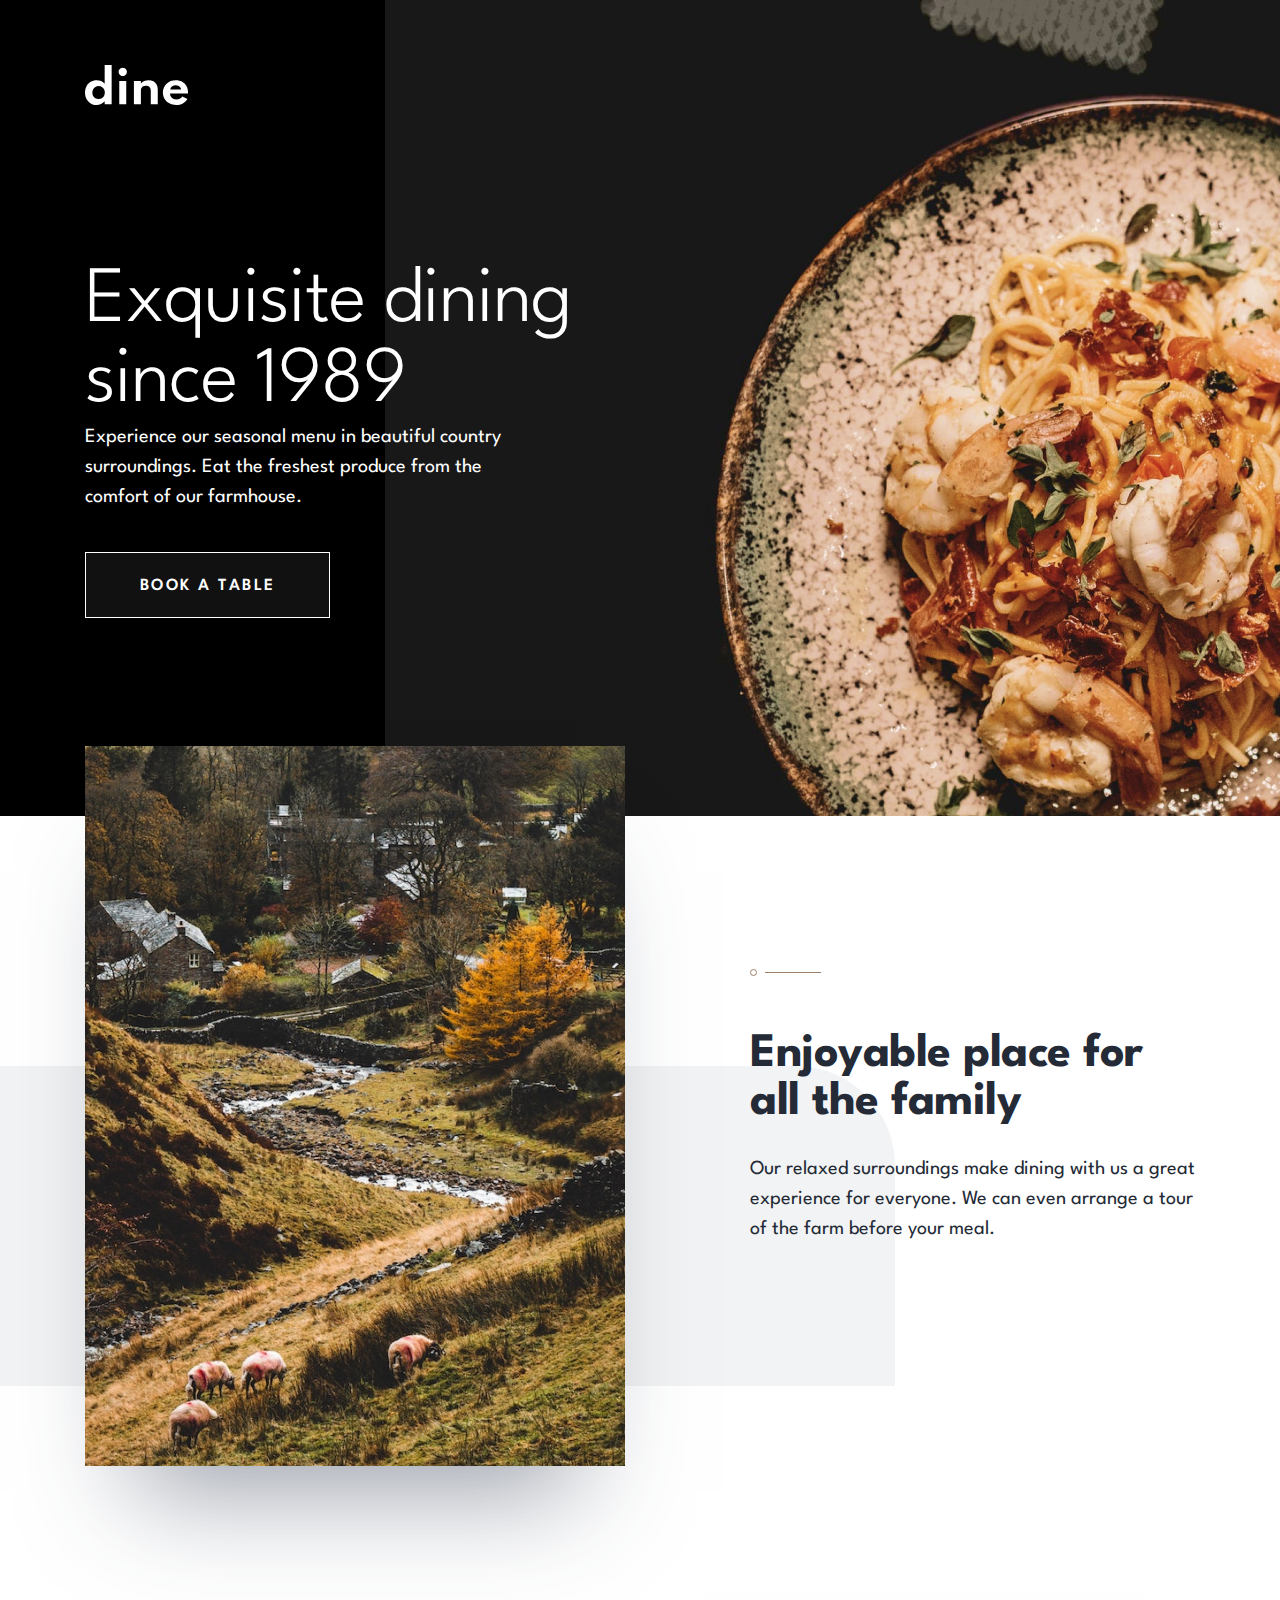
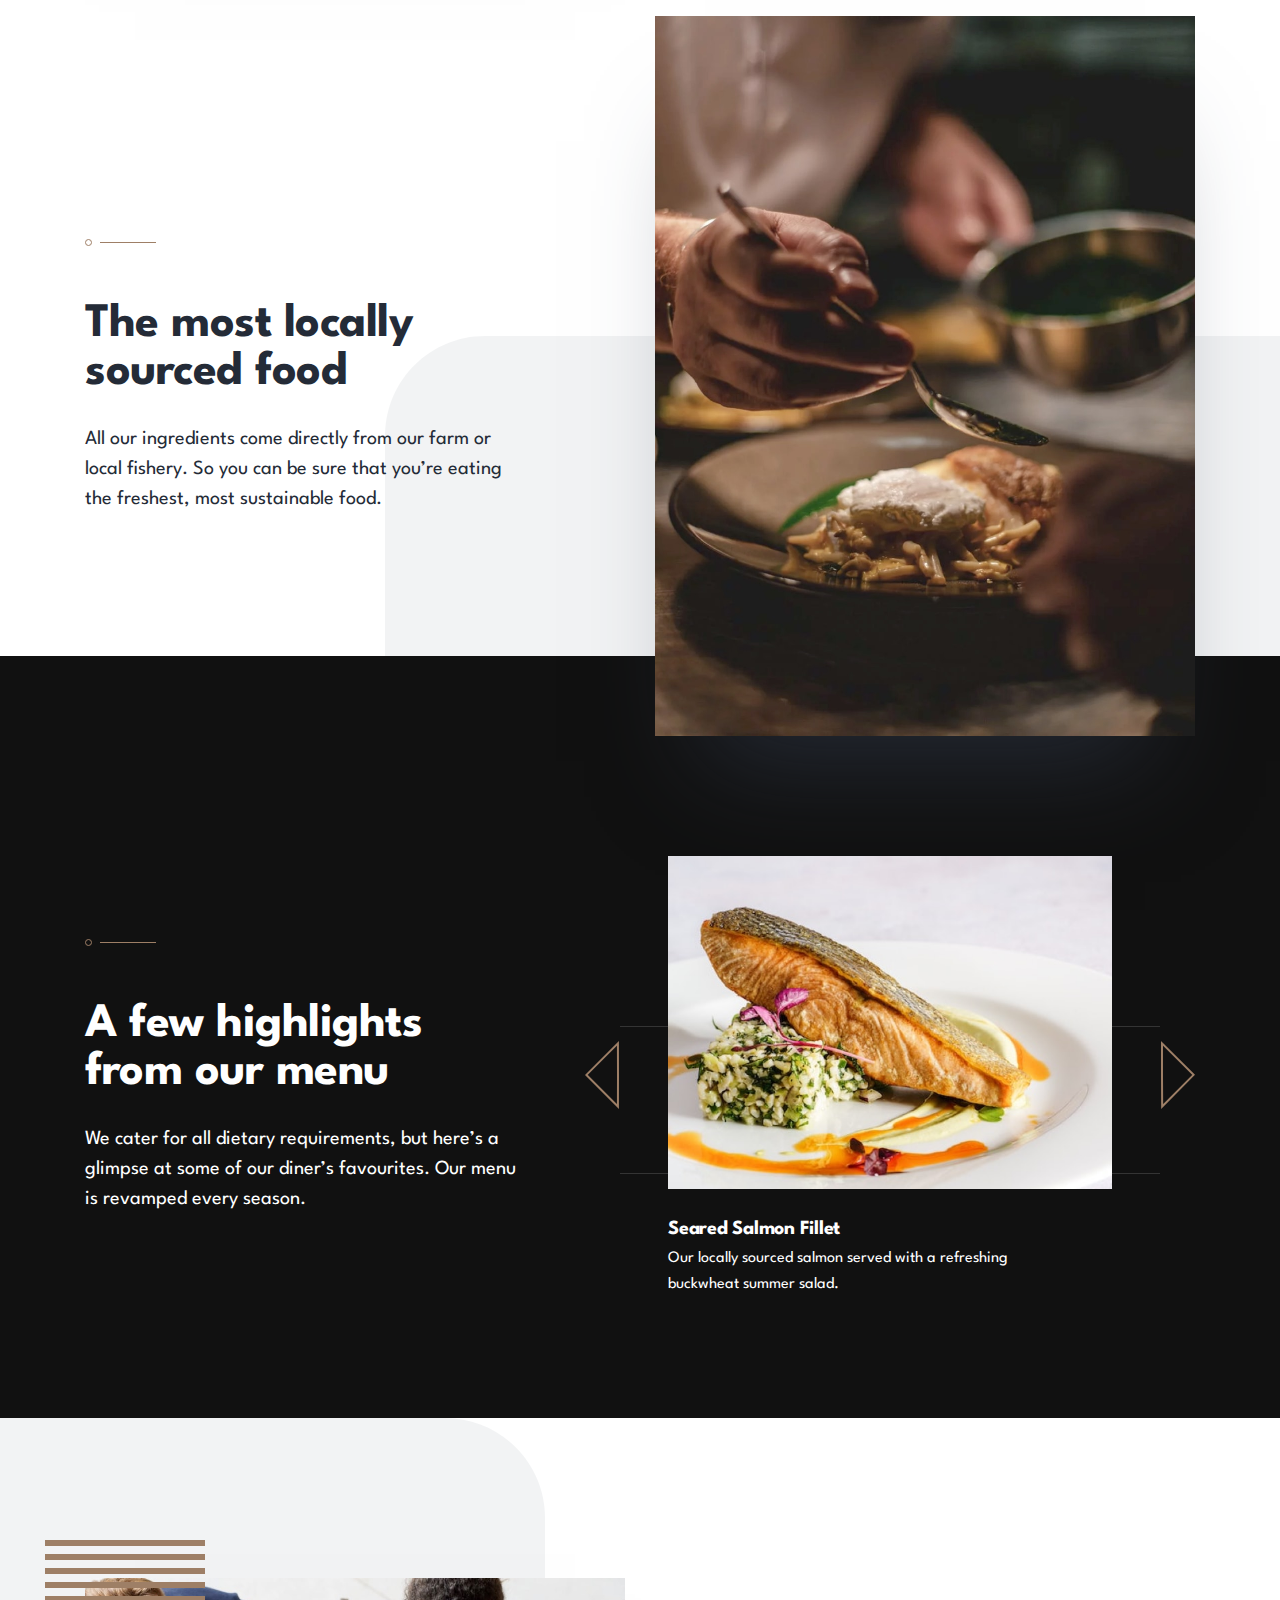
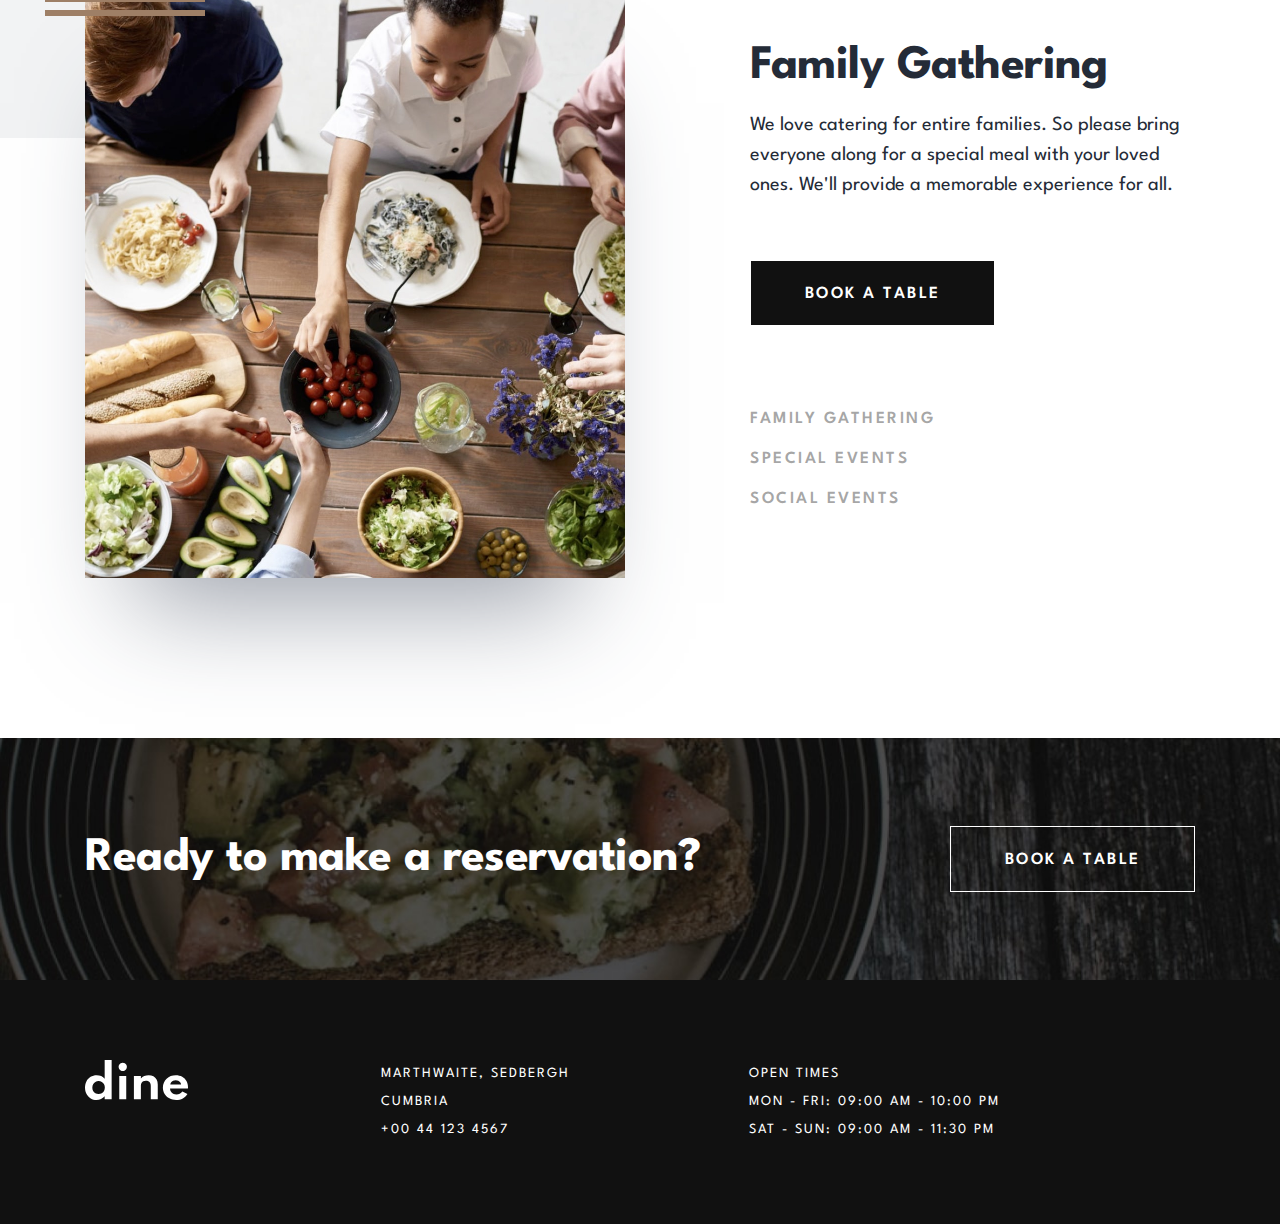
<file: index.html>
<!DOCTYPE html>
<html lang="en">
<head>
  <meta charset="UTF-8">
  <meta http-equiv="X-UA-Compatible" content="IE=edge">
  <meta name="viewport" content="width=device-width, initial-scale=1.0">
  <title>Dine Restaurant Website</title>
  <link rel="icon" href="./img/icons/icon.png">
  <link rel="stylesheet" href="./css/style.css">
</head>
<body>
  <header>
    <img src="./img/homepage/tablet-bg.png" alt="" id="tablet">
    <div class="header container">
      <a href="./index.html">
        <img src="./img/logo.svg" alt="dine logo">
      </a>
      <section >
        <div class="header__content">
          <div class="about">
            <h1>Exquisite dining <br> since 1989</h1>
            <p>Experience our seasonal menu in beautiful country surroundings. Eat the freshest produce from the comfort of our farmhouse.</p>
          </div>
          <button>
            <a href="./revervation.html">BOOK A TABLE</a>
          </button>
        </div>
        <div class="timer">
          <div class="days">
            <p>03</p>
            <span>days</span>
          </div>
          <div class="hourse">
            <p>13</p>
            <span>hourse</span>
          </div>
          <div class="minutes">
            <p>33</p>
            <span>minutes</span>
          </div>
          <div class="seconds">
            <p>23</p>
            <span>seconds</span>
          </div>
        </div>
      </section>
    </div>
  </header>
  <main>
    <section class="family__title">
      <div class="enjoyable container">
        <div class="enjoyable__img">
          <img src="./img/homepage/enjoyable-place-desktop@2x.jpg" alt="enjoyable place img">
        </div>
        <div class="title__about">
          <img src="./img/patterns/pattern-divide.svg" alt="">
          <div class="about">
            <h3>Enjoyable place for all the family</h3>
            <p>Our relaxed surroundings make dining with us a great experience for everyone. We can even arrange a tour of the farm before your meal.</p>
          </div>
        </div>
      </div>
      <div class="enjoyable locally container">
        <div class="title__about">
          <img src="./img/patterns/pattern-divide.svg" alt="">
          <div class="about">
            <h3>The most locally sourced food</h3>
            <p>All our ingredients come directly from our farm or local fishery. So you can be sure that you’re eating the freshest, most sustainable food.</p>
          </div>
        </div>
        <div class="enjoyable__img">
          <img src="./img/homepage/locally-sourced-desktop@2x.jpg" alt="enjoyable place img">
        </div>
      </div>
    </section>
    <section class="slider__title">
      <div class="title container">
        <div class="title__about">
          <img src="./img/patterns/pattern-divide.svg" alt="">
          <div class="about">
            <h3>A few highlights from our menu</h3>
            <p>We cater for all dietary requirements, but here’s a glimpse at some of our diner’s favourites. Our menu is revamped every season.</p>
          </div>
        </div>
        <div class="slider">
          <div class="btn__prev">
            <img src="./img/icons/btn-prev.svg" alt="">
          </div>
          <div class="slider__content">
            <div class="slider__one">
              <div class="slider__img">
                <img src="./img/homepage/salmon-mobile@2x.jpg" alt="">
              </div>
              <div class="slide__about">
                <h6>Seared Salmon Fillet</h6>
                <p>Our locally sourced salmon served with a refreshing buckwheat summer salad.</p>
              </div>
            </div>
            <div class="slider__one">
              <img src="./img/homepage/beef-desktop-tablet@2x.jpg" alt="">
              <div class="slide__about">
                <h6>Rosemary Filet Mignon</h6>
                <p>Our prime beef served to your taste with a delicious choice of seasonal sides.</p>
              </div>
            </div>
            <div class="slider__one">
              <img src="./img/homepage/chocolate-desktop-tablet@2x.jpg" alt="">
              <div class="slide__about">
                <h6>Summer Fruit Chocolate Mousse</h6>
                <p>Creamy mousse combined with summer fruits and dark chocolate shavings.</p>
              </div>
            </div>
          </div>
          <div class="btn__next">
            <img src="./img/icons/btn-next.svg" alt="">
          </div>
        </div>
      </div>
    </section>
    <section class="tab__title">
      <div class="tab__contents container">
        <div class="tab__images">
          <div class="tab__img">
            <img src="./img/homepage/family-gathering-desktop@2x.jpg" alt="">
          </div>
          <div class="tab__img">
            <img src="./img/homepage/special-events-desktop@2x.jpg" alt="">
          </div>
          <div class="tab__img">
            <img src="./img/homepage/social-events-desktop@2x.jpg" alt="">
          </div>
        </div>
        <div class="tab__content">
          <div class="tab__about">
            <div class="tab__text">
              <div class="title__about">
                <h3>Family Gathering</h3>
                <p>We love catering for entire families. So please bring everyone along for a special meal with your loved ones. We'll provide a memorable experience for all.</p>
              </div>
              <div class="title__about">
                <h3>Special Events</h3>
                <p>Whether it's a romantic dinner or special date you're celebrating with others we'll look after you. We'll be sure to mark your special date with an unforgettable meal.</p>
              </div>
              <div class="title__about">
                <h3>Social Events</h3>
                <p>Are you looking to have a larger social event? No problem! We're more than happy to cater for big parties. We'll work with you to make your event a hit with everyone.</p>
              </div>
            </div>
            <button>
              <a href="./revervation.html">BOOK A TABLE</a>
            </button>
          </div>
          <div class="tab__links">
            <div class="tab__link">FAMILY GATHERING</div>
            <div class="tab__link">SPECIAL EVENTS</div>
            <div class="tab__link">SOCIAL EVENTS</div>
          </div>
        </div>
      </div>
    </section>
    <div class="booking__title">
      <div class="booking__info container">
        <h2>Ready to make a reservation?</h2>
      <button>
        <a href="./revervation.html">BOOK A TABLE</a>
      </button>
      </div>
    </div>
  </main>
  <footer>
    <section class="container">
      <a href="./index.html">
        <img src="./img/logo.svg" alt="dine logo">
      </a>
      <div class="restaurant__info">
        <address>
          Marthwaite, Sedbergh <br>
          Cumbria <br>
          +00 44 123 4567
        </address>
        <div class="open__time">
          OPEN TIMES <br>
          MON - FRI: 09:00 AM - 10:00 PM <br>
          SAT - SUN: 09:00 AM - 11:30 PM
        </div>
      </div>
    </section>
  </footer>


  <script src="./js/main.js"></script>
</body>
</html>
</file>
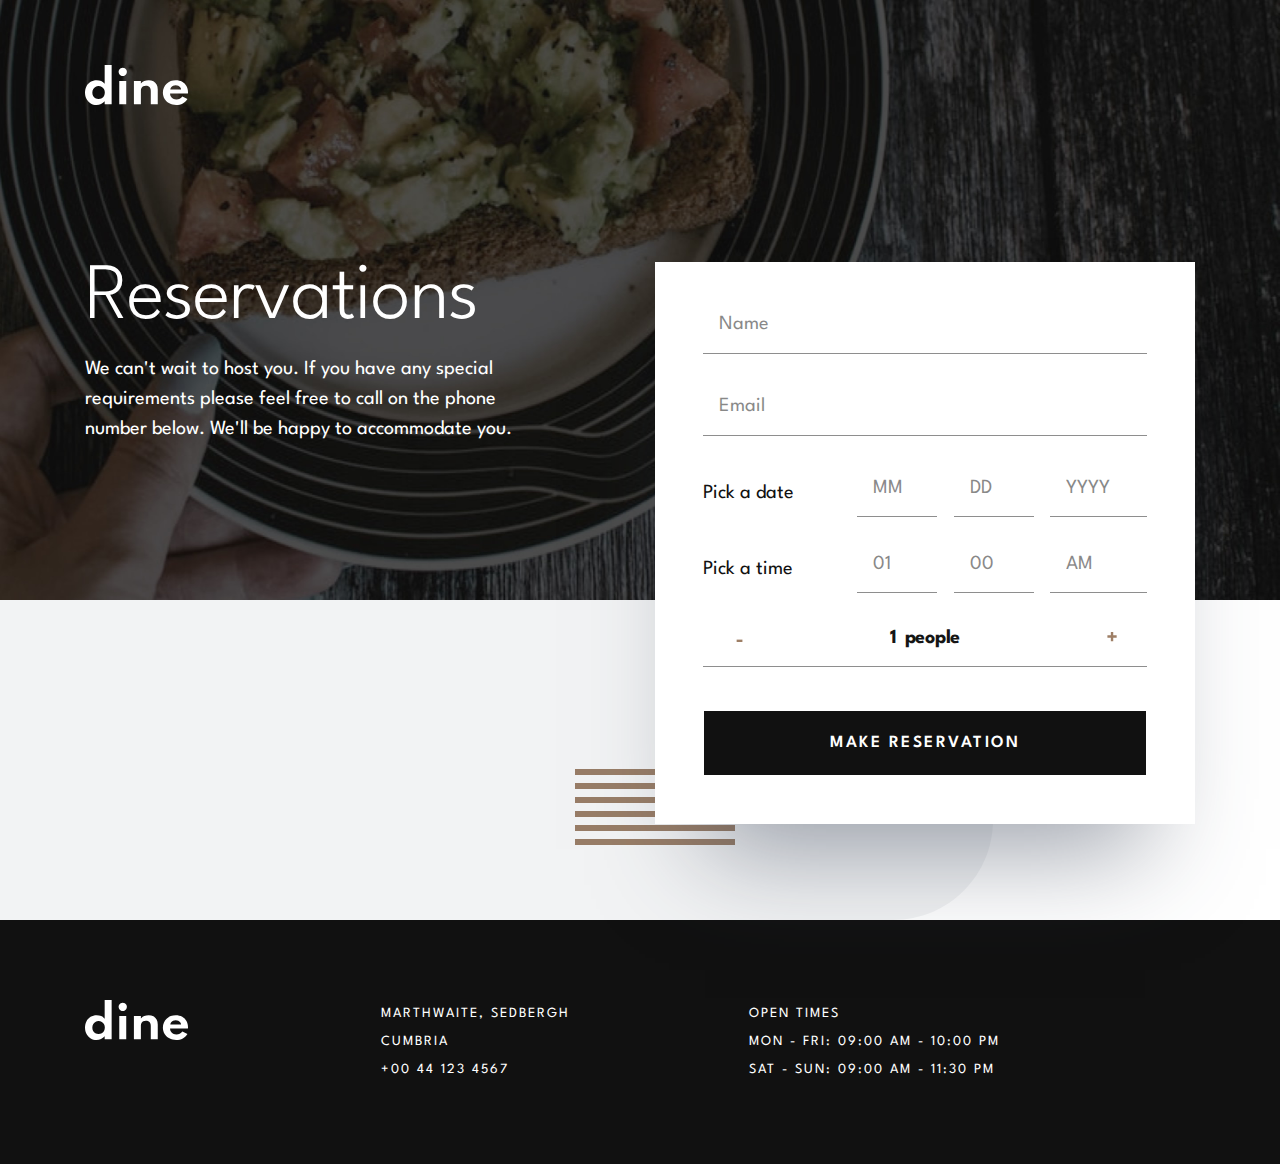
<file: revervation.html>
<!DOCTYPE html>
<html lang="en">
  <head>
    <meta charset="UTF-8" />
    <meta http-equiv="X-UA-Compatible" content="IE=edge" />
    <meta name="viewport" content="width=device-width, initial-scale=1.0" />
    <title>Reservations</title>
    <link rel="icon" href="./img/icons/icon.png" />
    <link rel="stylesheet" href="./css/reservation.css" />
  </head>
  <body>
    <div class="wrapper">
      <div class="header">
        <div class="header__content container">
          <header>
            <a href="./index.html">
              <img src="./img/logo.svg" alt="">
            </a>
          </header>
          <section>
            <div class="promo__section">
              <h1>Reservations</h1>
              <p>We can't wait to host you. If you have any special requirements please feel free to call on the phone number below. We'll be happy to accommodate you.</p>
              <button>RESERVE PLACE</button>
            </div>
            <form class="form" id="form">
              <div class="form__group name">
                <input type="text" name="name"  placeholder="Name" id="name">
                <div class="error"></div>
              </div>
              <div class="form__group name email">
                <input type="email" name="email" placeholder="Email" id="email">
                <div class="error"></div>
              </div>
              <div class="form__group pick__about">
                <div class="pick__error">
                  <label for="" id="date">Pick a date</label>
                  <div class="error"></div>
                </div>
                <div class="date__content">
                  <select name="month" id="month">
                    <option value="0">MM</option>
                  </select>
                  <select name="day" id="day">
                    <option value="0">DD</option>
                  </select>
                  <select name="year" id="year">
                    <option value="0">YYYY</option>
                    <!-- <option value="1">2023</option>
                    <option value="2">2024</option> -->
                  </select>
                </div>
              </div>
              <div class="form__group pick__about">
                <div class="pick__error">
                  <label for="" id="time">Pick a time</label>
                  <div class="error"></div>
                </div>
                <div class="date__content">
                  <select name="hour" id="hour">
                    <!-- <option value="">09</option> -->
                  </select>
                  <select name="minut" id="minut">
                    <!-- <option value="">00</option> -->
                  </select>
                  <select class="ap" name="ap" id="ap">
                    <!-- <img src="./img/icons/icon-arrow.svg" alt=""> -->
                    <option value="AM">AM</option>
                    <option value="PM">PM</option>
                  </select>
                </div>
              </div>
              <div class="count__people">
                <div class="count">
                  <div class="minus__btn">
                    <svg xmlns="http://www.w3.org/2000/svg" width="7" height="3">
                      <path fill="#9E7F66" d="M6.425 2.977V.601H.629v2.376z"/>
                    </svg>
                  </div>
                  <div class="counts">
                    <span class="counter" name="count">1</span>
                    <p>people</p>
                  </div>
                  <div class="plus__btn">
                    <svg xmlns="http://www.w3.org/2000/svg" width="10" height="11">
                      <path fill="#9E7F66" d="M6.227 10.156V6.727h3.429V4.342H6.227V.913H3.842v3.429H.413v2.385h3.429v3.429z"/>
                    </svg>
                  </div>
                </div>
                <div class="error"></div>
              </div>
              <button type="submit">MAKE RESERVATION</button>
            </form>
          </section>
        </div>
      </div>
      <div class="inner">
        <div class="inner__content">
          <h2>Thanks you!!!</h2>
          <p>Siz <span class="date"></span> kuni soat <span class="time"></span> da <span class="people"></span> kishilik joy band qildingiz</p>
          <button class="btn">Tushundim</button>
        </div>
      </div>
    </div>
    <footer>
      <section class="container">
        <a href="./index.html">
          <img src="./img/logo.svg" alt="dine logo">
        </a>
        <div class="restaurant__info">
          <address>
            Marthwaite, Sedbergh <br>
            Cumbria <br>
            +00 44 123 4567
          </address>
          <div class="open__time">
            OPEN TIMES <br>
            MON - FRI: 09:00 AM - 10:00 PM <br>
            SAT - SUN: 09:00 AM - 11:30 PM
          </div>
        </div>
      </section>
    </footer>

    <script src="./js/script.js"></script>
  </body>
</html>
</file>
<file: css/style.css>
@import url("https://fonts.googleapis.com/css2?family=League+Spartan:wght@300;400;600;700&display=swap");
@import url("https://fonts.googleapis.com/css2?family=League+Spartan:wght@300;400;600;700&display=swap");
* {
  margin: 0;
  padding: 0;
  box-sizing: border-box;
  font-family: "League Spartan", sans-serif;
}

body {
  margin: 0;
  padding: 0;
  width: 100%;
  height: 100vh;
  display: flex;
  flex-direction: column;
  overflow-x: hidden;
}
body::-webkit-scrollbar {
  width: 0;
}

.container {
  max-width: 1140px;
  margin: 0 auto;
  padding: 0 15px;
}

button {
  width: 100%;
  max-width: 245px;
  padding: 25px 0 23px 0;
  border: 1px solid #FFF;
  background: #111;
  cursor: pointer;
}
button a {
  font-weight: 600;
  line-height: 16px;
  letter-spacing: 2.5px;
  font-size: 17px;
  color: #FFF;
  text-decoration: none;
  user-select: none;
}
button:hover {
  background: white;
  border: 1px solid #111;
}
button:hover a {
  color: #111;
}

@media only screen and (max-width: 1000px) {
  .container {
    padding: 0 39px;
  }
}
@media only screen and (max-width: 600px) {
  .container {
    padding: 0 24px;
  }
}
* {
  margin: 0;
  padding: 0;
  box-sizing: border-box;
  font-family: "League Spartan", sans-serif;
}

body {
  margin: 0;
  padding: 0;
  width: 100%;
  height: 100vh;
  display: flex;
  flex-direction: column;
  overflow-x: hidden;
}
body::-webkit-scrollbar {
  width: 0;
}

.container {
  max-width: 1140px;
  margin: 0 auto;
  padding: 0 15px;
}

button {
  width: 100%;
  max-width: 245px;
  padding: 25px 0 23px 0;
  border: 1px solid #FFF;
  background: #111;
  cursor: pointer;
}
button a {
  font-weight: 600;
  line-height: 16px;
  letter-spacing: 2.5px;
  font-size: 17px;
  color: #FFF;
  text-decoration: none;
  user-select: none;
}
button:hover {
  background: white;
  border: 1px solid #111;
}
button:hover a {
  color: #111;
}

@media only screen and (max-width: 1000px) {
  .container {
    padding: 0 39px;
  }
}
@media only screen and (max-width: 600px) {
  .container {
    padding: 0 24px;
  }
}
footer {
  width: 100%;
  background: #111;
  padding: 80px 0;
  margin-bottom: auto;
}
footer section {
  width: 100%;
  display: flex;
  flex-direction: row;
  justify-content: space-between;
  gap: 10px;
  color: white;
  background-image: none;
  font-size: 14px;
  font-weight: 400;
  line-height: 28px;
  letter-spacing: 2px;
  text-transform: uppercase;
}
footer section .restaurant__info {
  width: 100%;
  max-width: 814px;
  display: flex;
  align-items: center;
  justify-content: space-between;
}
footer section .restaurant__info address {
  width: 100%;
  max-width: 244px;
  font-style: normal;
}
footer section .restaurant__info .open__time {
  width: 100%;
  max-width: 446px;
}

@media only screen and (max-width: 1000px) {
  footer {
    width: 100%;
    background: #111;
    padding: 64px 0;
  }
  footer section .restaurant__info {
    width: 100%;
    max-width: 456px;
    flex-direction: column;
    gap: 32px;
  }
  footer section .restaurant__info address {
    width: 100%;
    max-width: 456px;
    font-style: normal;
  }
  footer section .restaurant__info .open__time {
    width: 100%;
    max-width: 456px;
  }
}
@media only screen and (max-width: 600px) {
  footer {
    padding: 79px 0;
  }
  footer section {
    flex-direction: column;
    align-items: center;
    gap: 42px;
  }
  footer section .restaurant__info {
    text-align: center;
  }
}
header {
  width: 100%;
  background: #000;
  padding: 65px 0 198px 0;
  background: rgb(0, 0, 0);
  background-image: url(/img/homepage/hero-bg-desktop.png);
  background-repeat: no-repeat;
  background-position: right 0;
}
header #tablet {
  display: none;
}
header .header {
  display: flex;
  flex-direction: column;
  row-gap: 153px;
}
header .header a {
  user-select: none;
}
header .header section {
  width: 100%;
  display: flex;
  align-items: flex-end;
  gap: 50px;
}
header .header section .header__content {
  width: 100%;
  max-width: 508px;
  display: flex;
  align-items: flex-start;
  flex-direction: column;
  gap: 40px;
}
header .header section .header__content .about {
  width: 100%;
  display: flex;
  flex-direction: column;
  color: white;
}
header .header section .header__content .about h1 {
  font-size: 80px;
  font-weight: 300;
  line-height: 80px;
  letter-spacing: -1px;
}
header .header section .header__content .about p {
  width: 100%;
  max-width: 445px;
  font-size: 20px;
  font-weight: 400;
  line-height: 30px;
}
header .header section .timer {
  width: 100%;
  max-width: 552px;
  display: flex;
  align-items: center;
  gap: 15px;
}
header .header section .timer div {
  width: 120px;
  height: 120px;
  border: 1px solid #FFF;
  background: #FFF;
  display: flex;
  flex-direction: column;
  align-items: center;
  justify-content: center;
}
header .header section .timer div p {
  font-size: 48px;
  font-style: normal;
  font-weight: 600;
  line-height: 48px;
  letter-spacing: 2.5px;
}
header .header section .timer div span {
  font-size: 13px;
  font-weight: 500;
  line-height: 13px;
}

main {
  width: 100%;
  display: flex;
  flex-direction: column;
  flex-grow: 1;
}
main section {
  width: 100%;
  display: flex;
  flex-direction: column;
  background-image: url(/img/patterns/pattern-curve-top-right.svg), url(/img/patterns/pattern-curve-top-left.svg);
  background-repeat: no-repeat, no-repeat;
  background-position: left 250px, right bottom;
}
main section .title__about {
  width: 100%;
  max-width: 445px;
  display: flex;
  flex-direction: column;
  align-items: flex-start;
  gap: 55px;
}
main section .title__about .about {
  width: 100%;
  display: flex;
  flex-direction: column;
  gap: 27px;
}
main section .title__about h3 {
  font-size: 48px;
  line-height: 48px;
  font-weight: 700;
  letter-spacing: -0.5px;
  color: #242B37;
}
main section .title__about p {
  font-size: 20px;
  font-weight: 400;
  line-height: 30px;
  color: #242B37;
}
main section .enjoyable {
  width: 100%;
  display: flex;
  align-items: center;
  gap: 15px;
  justify-content: space-between;
  transform: translateY(-70px);
}
main section .enjoyable .enjoyable__img {
  width: 540px;
  height: 720px;
  background: #EDEDED;
  box-shadow: 0px 75px 100px -50px rgba(56, 66, 85, 0.5);
}
main section .enjoyable .enjoyable__img img {
  width: 540px;
  height: 720px;
}
main section .locally {
  transform: translateY(80px);
}
main section .locally .enjoyable__img {
  position: relative;
}
main section .locally .enjoyable__img::before {
  display: none;
  content: url(/img/patterns/pattern-lines.svg);
  position: absolute;
  top: 282px;
  right: -114px;
}
main .slider__title {
  width: 100%;
  background: #111;
  display: flex;
  align-items: center;
  padding: 200px 0 120px 0;
}
main .slider__title .title {
  width: 100%;
  display: flex;
  align-items: center;
  justify-content: space-between;
  color: white;
}
main .slider__title .title .title__about h3 {
  color: white;
}
main .slider__title .title .title__about p {
  color: white;
}
main .slider__title .slider {
  width: 100%;
  max-width: 610px;
  display: flex;
  align-items: center;
  justify-content: space-between;
  position: relative;
}
main .slider__title .slider::before {
  position: absolute;
  content: "";
  width: 540px;
  height: 1px;
  background: rgba(255, 255, 255, 0.1490196078);
  top: 170px;
  left: 35px;
}
main .slider__title .slider::after {
  position: absolute;
  content: "";
  width: 540px;
  height: 1px;
  top: 317px;
  left: 35px;
  background: rgba(255, 255, 255, 0.1490196078);
}
main .slider__title .slider .slider__content {
  width: 100%;
  max-width: 444px;
  display: flex;
  align-items: center;
  position: relative;
}
main .slider__title .slider .slider__content .slider__one {
  width: 100%;
  display: none;
  flex-direction: column;
  gap: 24px;
}
main .slider__title .slider .slider__content .slider__one.active {
  display: flex;
  z-index: 9999;
}
main .slider__title .slider .slider__content .slider__one img {
  width: 100%;
  max-width: 444px;
}
main .slider__title .slider .slider__content .slider__one .slide__about {
  width: 100%;
  max-width: 350px;
  display: flex;
  flex-direction: column;
  gap: 5px;
}
main .slider__title .slider .slider__content .slider__one .slide__about h6 {
  font-size: 20px;
  font-weight: 700;
  line-height: 24px;
  letter-spacing: -0.25px;
}
main .slider__title .slider .slider__content .slider__one .slide__about p {
  font-size: 16px;
  font-weight: 400;
  line-height: 26px;
}
main .slider__title .slider .btn__prev, main .slider__title .slider .btn__next {
  cursor: pointer;
}
main .tab__title {
  width: 100%;
  background-image: url(/img/patterns/pattern-curve-top-right.svg);
  background-repeat: no-repeat;
  background-position: -350px top;
  padding: 160px 0;
}
main .tab__title .tab__contents {
  width: 100%;
  display: flex;
  justify-content: space-between;
  align-items: center;
  gap: 15px;
}
main .tab__title .tab__contents .tab__img {
  width: 100%;
  max-width: 540px;
  position: relative;
}
main .tab__title .tab__contents .tab__img img {
  background: #EDEDED;
  box-shadow: 0px 75px 100px -50px rgba(56, 66, 85, 0.5);
  width: 100%;
  max-width: 540px;
}
main .tab__title .tab__contents .tab__img::before {
  content: url(/img/patterns/pattern-lines.svg);
  position: absolute;
  top: -38px;
  left: -40px;
}
main .tab__title .tab__contents .tab__content {
  display: flex;
  flex-direction: column;
  gap: 79px;
}
main .tab__title .tab__contents .tab__content .tab__about {
  display: flex;
  flex-direction: column;
  gap: 60px;
}
main .tab__title .tab__contents .tab__content .tab__about .title__about {
  gap: 19px;
}
main .tab__title .tab__contents .tab__content .tab__links {
  width: 100%;
  max-width: 190px;
  display: flex;
  flex-direction: column;
  gap: 12px;
}
main .tab__title .tab__contents .tab__content .tab__links .tab__link {
  font-size: 17px;
  font-weight: 600;
  line-height: 28px;
  letter-spacing: 2.5px;
  color: rgba(77, 77, 77, 0.5019607843);
  cursor: pointer;
  position: relative;
  user-select: none;
}
main .tab__title .tab__contents .tab__content .tab__links .tab__link:hover {
  color: #4d4d4d;
}
main .tab__title .tab__contents .tab__content .tab__links .tab__link::before {
  display: none;
  position: absolute;
  left: -127px;
  top: 14px;
  content: "";
  width: 95px;
  height: 1px;
  background: #9E7F66;
}
main .tab__title .tab__contents .tab__content .tab__links .tab__link.active {
  color: #4d4d4d;
}
main .tab__title .tab__contents .tab__content .tab__links .tab__link.active::before {
  display: block;
}
main .booking__title {
  width: 100%;
  padding: 88px 0;
  background-image: url(/img/booking/hero-bg-desktop.jpg);
  background-repeat: no-repeat;
  background-size: 100%;
}
main .booking__title .booking__info {
  display: flex;
  align-items: center;
  justify-content: space-between;
}
main .booking__title .booking__info h2 {
  font-size: 48px;
  font-weight: 700;
  letter-spacing: -0.5px;
  color: #FFF;
}
main .booking__title .booking__info button {
  background: none;
}
main .booking__title .booking__info button:hover {
  background: white;
}

@media only screen and (max-width: 1000px) {
  header {
    padding: 0 0 216px 0;
    background: #000000;
    background-image: none;
  }
  header #tablet {
    display: block;
    width: 100%;
  }
  header .header {
    align-items: center;
    row-gap: 38px;
  }
  header .header section {
    gap: 0px;
  }
  header .header section .header__content {
    width: 100%;
    max-width: 100%;
    align-items: center;
    gap: 52px;
  }
  header .header section .header__content .about {
    width: 100%;
    align-items: center;
    gap: 20px;
  }
  header .header section .header__content .about h1 {
    text-align: center;
    font-size: 48px;
    font-weight: 300;
    line-height: 64px;
    letter-spacing: -0.6px;
  }
  header .header section .header__content .about p {
    width: 100%;
    max-width: 573px;
    text-align: center;
  }
  header .header section .timer {
    display: none;
  }
  main {
    width: 100%;
    display: flex;
    flex-direction: column;
  }
  main section {
    width: 100%;
    display: flex;
    flex-direction: column;
    row-gap: 118px;
    background-image: url(/img/patterns/pattern-curve-top-right.svg), url(/img/patterns/pattern-curve-top-left.svg);
    background-repeat: no-repeat, no-repeat;
    background-position: -517px 100px, 511px bottom;
  }
  main section .title__about {
    align-items: center;
    gap: 39px;
  }
  main section .title__about h3 {
    text-align: center;
  }
  main section .title__about p {
    text-align: center;
  }
  main section .enjoyable {
    align-items: center;
    gap: 56px;
    flex-direction: column;
    transform: translateY(-96px);
  }
  main section .enjoyable .enjoyable__img {
    width: 100%;
    max-width: 573px;
    height: 360px;
    box-shadow: 0px 75px 100px -50px rgba(56, 66, 85, 0.5);
  }
  main section .enjoyable .enjoyable__img img {
    width: 100%;
    max-width: 573px;
    height: 360px;
  }
  main section .locally {
    transform: translateY(px);
    flex-direction: column-reverse;
  }
  main section .locally .enjoyable__img::before {
    content: url(/img/patterns/pattern-lines.svg);
    position: absolute;
    top: 228px;
    right: -58px;
  }
  main .slider__title {
    padding: 96px 0;
  }
  main .slider__title .title {
    flex-direction: column;
    align-items: center;
    gap: 54px;
  }
  main .slider__title .slider::before, main .slider__title .slider::after {
    display: none;
  }
  main .slider__title .slider .slider__content {
    width: 100%;
    max-width: 100%;
    flex-direction: column;
    gap: 24px;
  }
  main .slider__title .slider .slider__content .slider__one {
    display: flex;
    flex-direction: row;
    align-items: center;
    justify-content: space-between;
    gap: 10px;
    padding-bottom: 24px;
    border-bottom: 1px solid rgba(255, 255, 255, 0.1494140625);
    position: relative;
  }
  main .slider__title .slider .slider__content .slider__one::before {
    display: block;
    content: "";
    width: 32px;
    height: 1px;
    background: #9E7F66;
    position: absolute;
    top: 18px;
    left: 128px;
  }
  main .slider__title .slider .slider__content .slider__one img {
    width: 100%;
    max-width: 128px;
  }
  main .slider__title .slider .slider__content .slider__three {
    border: none;
  }
  main .slider__title .slider .btn__prev {
    display: none;
  }
  main .slider__title .slider .btn__next {
    display: none;
  }
  main .tab__title {
    background-position: -517px top;
    padding: 120px 0;
    align-items: center;
  }
  main .tab__title .tab__contents {
    width: 100%;
    display: flex;
    flex-direction: column;
    align-items: center;
    gap: 57px;
  }
  main .tab__title .tab__contents .tab__img {
    width: 100%;
    max-width: 650px;
  }
  main .tab__title .tab__contents .tab__img img {
    width: 100%;
    max-width: 630px;
  }
  main .tab__title .tab__contents .tab__img::before {
    top: -38px;
    left: -58px;
  }
  main .tab__title .tab__contents .tab__content {
    width: 100%;
    display: flex;
    flex-direction: column-reverse;
    align-items: center;
    justify-content: center;
    gap: 47px;
  }
  main .tab__title .tab__contents .tab__content .tab__about {
    align-items: center;
  }
  main .tab__title .tab__contents .tab__content .tab__about .title__about {
    width: 100%;
    max-width: 457px;
  }
  main .tab__title .tab__contents .tab__content .tab__links {
    max-width: 689px;
    display: flex;
    justify-content: space-between;
    flex-direction: row;
    gap: 5px;
  }
  main .tab__title .tab__contents .tab__content .tab__links .tab__link {
    width: 100%;
    max-width: 223px;
    text-align: center;
    display: flex;
    align-items: center;
    justify-content: center;
  }
  main .tab__title .tab__contents .tab__content .tab__links .tab__link::before {
    margin-top: 35px;
    position: absolute;
    left: 50px;
    content: "";
    width: 48px;
    height: 1px;
    background: #9E7F66;
  }
  main .tab__title .one {
    display: none;
  }
  main .booking__title {
    width: 100%;
    padding: 72px 0 64px 0;
    background-image: url(/img/booking/hero-bg-tablet.jpg);
  }
  main .booking__title .booking__info {
    text-align: center;
    flex-direction: column;
    gap: 24px;
  }
}
@media only screen and (max-width: 600px) {
  header {
    width: 100%;
    padding: 0 0 152px 0;
    background-image: none;
  }
  header .header {
    align-items: center;
    row-gap: 36px;
  }
  header .header section .header__content .about h1 {
    font-size: 32px;
    line-height: 40px;
    letter-spacing: -0.4px;
  }
  header .header section .header__content .about p {
    font-size: 16px;
    line-height: 26px;
  }
  main {
    width: 100%;
    display: flex;
    flex-direction: column;
  }
  main section {
    row-gap: 101px;
    background-image: none, none;
  }
  main section .title__about {
    gap: 36px;
  }
  main section .title__about h3 {
    font-size: 32px;
    line-height: 40px;
    letter-spacing: -0.4px;
  }
  main section .title__about p {
    font-size: 16px;
    line-height: 26px;
  }
  main section .enjoyable {
    gap: 48px;
    transform: translateY(-72px);
  }
  main section .locally .enjoyable__img::before {
    display: none;
  }
  main .slider__title {
    padding: 72px 0;
  }
  main .slider__title .title {
    gap: 85px;
  }
  main .slider__title .slider::before, main .slider__title .slider::after {
    display: none;
  }
  main .slider__title .slider .slider__content {
    gap: 24px;
  }
  main .slider__title .slider .slider__content .slider__one {
    text-align: center;
    flex-direction: column;
    gap: 36px;
    padding-bottom: 54px;
  }
  main .slider__title .slider .slider__content .slider__one::before {
    display: none;
  }
  main .slider__title .slider .slider__content .slider__one img {
    width: 100%;
    max-width: 400px;
  }
  main .tab__title {
    background-image: none;
    padding: 80px 0;
  }
  main .tab__title .tab__contents {
    gap: 57px;
  }
  main .tab__title .tab__contents .tab__img::before {
    display: none;
  }
  main .tab__title .tab__contents .tab__content {
    gap: 27px;
  }
  main .tab__title .tab__contents .tab__content .tab__about {
    align-items: center;
    gap: 27px;
  }
  main .tab__title .tab__contents .tab__content .tab__about .title__about {
    width: 100%;
    max-width: 457px;
  }
  main .tab__title .tab__contents .tab__content .tab__links {
    align-items: center;
    flex-direction: column;
    gap: 16px;
  }
  main .tab__title .tab__contents .tab__content .tab__links .tab__link::before {
    margin-top: 15px;
    left: 80px;
  }
  main .booking__title {
    width: 100%;
    padding: 84px 0 80px 0;
    background-image: url(/img/booking/hero-bg-mobile.jpg);
  }
  main .booking__title .booking__info {
    text-align: center;
    gap: 20px;
  }
  main .booking__title .booking__info h2 {
    font-size: 32px;
    line-height: 40px;
    font-weight: 700;
    letter-spacing: -0.4px;
  }
}/*# sourceMappingURL=style.css.map */
</file>
<file: css/reservation.css>
@import url("https://fonts.googleapis.com/css2?family=League+Spartan:wght@300;400;600;700&display=swap");
@import url("https://fonts.googleapis.com/css2?family=League+Spartan:wght@300;400;600;700&display=swap");
* {
  margin: 0;
  padding: 0;
  box-sizing: border-box;
  font-family: "League Spartan", sans-serif;
}

body {
  margin: 0;
  padding: 0;
  width: 100%;
  height: 100vh;
  display: flex;
  flex-direction: column;
  overflow-x: hidden;
}
body::-webkit-scrollbar {
  width: 0;
}

.container {
  max-width: 1140px;
  margin: 0 auto;
  padding: 0 15px;
}

button {
  width: 100%;
  max-width: 245px;
  padding: 25px 0 23px 0;
  border: 1px solid #FFF;
  background: #111;
  cursor: pointer;
}
button a {
  font-weight: 600;
  line-height: 16px;
  letter-spacing: 2.5px;
  font-size: 17px;
  color: #FFF;
  text-decoration: none;
  user-select: none;
}
button:hover {
  background: white;
  border: 1px solid #111;
}
button:hover a {
  color: #111;
}

@media only screen and (max-width: 1000px) {
  .container {
    padding: 0 39px;
  }
}
@media only screen and (max-width: 600px) {
  .container {
    padding: 0 24px;
  }
}
* {
  margin: 0;
  padding: 0;
  box-sizing: border-box;
  font-family: "League Spartan", sans-serif;
}

body {
  margin: 0;
  padding: 0;
  width: 100%;
  height: 100vh;
  display: flex;
  flex-direction: column;
  overflow-x: hidden;
}
body::-webkit-scrollbar {
  width: 0;
}

.container {
  max-width: 1140px;
  margin: 0 auto;
  padding: 0 15px;
}

button {
  width: 100%;
  max-width: 245px;
  padding: 25px 0 23px 0;
  border: 1px solid #FFF;
  background: #111;
  cursor: pointer;
}
button a {
  font-weight: 600;
  line-height: 16px;
  letter-spacing: 2.5px;
  font-size: 17px;
  color: #FFF;
  text-decoration: none;
  user-select: none;
}
button:hover {
  background: white;
  border: 1px solid #111;
}
button:hover a {
  color: #111;
}

@media only screen and (max-width: 1000px) {
  .container {
    padding: 0 39px;
  }
}
@media only screen and (max-width: 600px) {
  .container {
    padding: 0 24px;
  }
}
footer {
  width: 100%;
  background: #111;
  padding: 80px 0;
  margin-bottom: auto;
}
footer section {
  width: 100%;
  display: flex;
  flex-direction: row;
  justify-content: space-between;
  gap: 10px;
  color: white;
  background-image: none;
  font-size: 14px;
  font-weight: 400;
  line-height: 28px;
  letter-spacing: 2px;
  text-transform: uppercase;
}
footer section .restaurant__info {
  width: 100%;
  max-width: 814px;
  display: flex;
  align-items: center;
  justify-content: space-between;
}
footer section .restaurant__info address {
  width: 100%;
  max-width: 244px;
  font-style: normal;
}
footer section .restaurant__info .open__time {
  width: 100%;
  max-width: 446px;
}

@media only screen and (max-width: 1000px) {
  footer {
    width: 100%;
    background: #111;
    padding: 64px 0;
  }
  footer section .restaurant__info {
    width: 100%;
    max-width: 456px;
    flex-direction: column;
    gap: 32px;
  }
  footer section .restaurant__info address {
    width: 100%;
    max-width: 456px;
    font-style: normal;
  }
  footer section .restaurant__info .open__time {
    width: 100%;
    max-width: 456px;
  }
}
@media only screen and (max-width: 600px) {
  footer {
    padding: 79px 0;
  }
  footer section {
    flex-direction: column;
    align-items: center;
    gap: 42px;
  }
  footer section .restaurant__info {
    text-align: center;
  }
}
.wrapper {
  flex-grow: 1;
  display: flex;
  position: relative;
}

.header {
  width: 100%;
  height: 920px;
  background-image: url(/img/booking/hero-bg-desktop@2x.jpg), url(/img/patterns/pattern-curve-bottom-right.svg);
  background-repeat: no-repeat, no-repeat;
  background-size: 100% 600px, 993px;
  background-position: top, left 600px;
  padding: 65px 0 116px 0;
}
.header .error {
  font-size: 13px;
  font-weight: 500;
  letter-spacing: -0.125px;
  color: #B54949;
}
.header .header__content {
  width: 100%;
  display: flex;
  flex-direction: column;
  align-items: flex-start;
  gap: 153px;
}
.header .header__content section {
  width: 100%;
  display: flex;
  align-items: flex-start;
  justify-content: space-between;
}
.header .header__content section .promo__section {
  width: 100%;
  max-width: 444px;
  display: flex;
  flex-direction: column;
  gap: 18px;
  color: #FFF;
}
.header .header__content section .promo__section h1 {
  font-size: 80px;
  font-weight: 300;
  letter-spacing: -1px;
}
.header .header__content section .promo__section p {
  font-size: 20px;
  font-weight: 400;
  line-height: 30px;
}
.header .header__content section .promo__section button {
  display: none;
  width: 100%;
  max-width: 245px;
  padding: 25px 0 23px 0;
  border: 1px solid #FFF;
  background: none;
  cursor: pointer;
  font-weight: 600;
  line-height: 16px;
  letter-spacing: 2.5px;
  font-size: 17px;
  color: #FFF;
  text-decoration: none;
  user-select: none;
}
.header .header__content section .promo__section button:hover {
  background: white;
  border: 1px solid #111;
  color: #111;
}
.header .header__content section form {
  width: 100%;
  max-width: 540px;
  padding: 48px;
  display: flex;
  flex-direction: column;
  gap: 33px;
  background: #FFF;
  box-shadow: 0px 75px 100px -50px rgba(56, 66, 85, 0.5);
  position: relative;
}
.header .header__content section form::before {
  content: url(/img/patterns/pattern-lines.svg);
  display: block;
  position: absolute;
  top: 507px;
  left: -80px;
  z-index: -1;
}
.header .header__content section form .name {
  display: flex;
  flex-direction: column;
  gap: 5px;
}
.header .header__content section form input {
  width: 100%;
  max-width: 444px;
  padding: 0 0 15px 16px;
  outline: none;
  border: none;
  border-bottom: 1px solid #8E8E8E;
  font-size: 20px;
  font-weight: 400;
  line-height: 28px;
  color: #111111;
}
.header .header__content section form input.active {
  border-bottom: 1px solid #111;
}
.header .header__content section form input::placeholder {
  font-size: 20px;
  font-weight: 400;
  line-height: 28px;
  color: rgba(17, 17, 17, 0.5019607843);
  user-select: none;
}
.header .header__content section form .pick__about {
  width: 100%;
  max-width: 444px;
  display: flex;
  align-items: center;
  justify-content: space-between;
  gap: 15px;
}
.header .header__content section form .pick__about .pick__error {
  display: flex;
  flex-direction: column;
  gap: 5px;
}
.header .header__content section form .pick__about label {
  font-size: 20px;
  font-weight: 400;
  line-height: 28px;
  color: #111111;
}
.header .header__content section form .pick__about .date__content {
  width: 100%;
  max-width: 290px;
  display: flex;
  align-items: center;
  justify-content: space-between;
  gap: 10px;
}
.header .header__content section form .pick__about .date__content select {
  width: 80px;
  height: 43px;
  padding: 0 0 15px 16px;
  border: none;
  outline: none;
  background: none;
  border-bottom: 1px solid #8E8E8E;
  user-select: none;
  appearance: none;
  font-size: 20px;
  font-weight: 400;
  line-height: 28px;
  color: rgba(17, 17, 17, 0.5019607843);
  scrollbar-width: 0;
}
.header .header__content section form .pick__about .date__content #year, .header .header__content section form .pick__about .date__content .ap {
  width: 97px;
}
.header .header__content section form .pick__about .date__content .ap {
  appearance: none;
}
.header .header__content section form .count {
  width: 100%;
  max-width: 444px;
  border-bottom: 1px solid #8E8E8E;
  display: flex;
  align-items: center;
  justify-content: space-between;
  gap: 10px;
  padding: 0 30px 16px 33px;
  margin-bottom: 10px;
}
.header .header__content section form .count svg {
  cursor: pointer;
}
.header .header__content section form .count svg:hover path {
  fill: rgba(158, 127, 102, 0.5019607843);
}
.header .header__content section form .count .counts {
  display: flex;
  align-items: center;
  gap: 8px;
  font-size: 20px;
  font-weight: 700;
  line-height: 24px;
  letter-spacing: -0.25px;
  color: #151515;
}
.header .header__content section form button {
  width: 100%;
  max-width: 444px;
  padding: 18px 0;
  font-size: 17px;
  font-weight: 600;
  line-height: 28px;
  letter-spacing: 2.5px;
  color: #FFF;
  user-select: none;
}
.header .header__content section form button:hover {
  color: black;
}

.inner {
  display: none;
  position: absolute;
  width: 100%;
  height: 100vh;
  background-color: rgba(38, 36, 36, 0.768627451);
  align-items: center;
  justify-content: center;
  flex-direction: column;
}
.inner .inner__content {
  width: 100%;
  display: flex;
  flex-direction: column;
  align-items: center;
  justify-content: space-between;
  max-width: 350px;
  height: 300px;
  text-align: center;
  background: white;
  border-radius: 15px;
  padding: 50px;
}
.inner .inner__content h2 {
  font-size: 25px;
  color: rgba(40, 38, 38, 0.735);
}
.inner .inner__content p {
  font-size: 16px;
}
.inner .inner__content p span {
  color: #B54949;
}
.inner .inner__content button {
  width: 160px;
  padding: 15px 0;
  border-radius: 20px;
  font-size: 20px;
  color: white;
  border: none;
  outline: none;
}
.inner .inner__content button:hover {
  border: 1px solid black;
  background: white;
  color: black;
}

@media only screen and (max-width: 1000px) {
  .header {
    width: 100%;
    height: 1035px;
    background-image: url(/img/booking/hero-bg-tablet@2x.jpg), none;
    background-repeat: no-repeat;
    background-size: 100% 600px;
    background-position: top;
    padding: 56px 0 120px 0;
    flex-grow: 1;
  }
  .header .header__content {
    width: 100%;
    display: flex;
    flex-direction: column;
    align-items: flex-start;
    gap: 70px;
  }
  .header .header__content section {
    flex-direction: column;
    gap: 38px;
    align-items: center;
  }
  .header .header__content section .promo__section {
    width: 100%;
    max-width: 690px;
    display: flex;
    flex-direction: column;
    align-items: center;
    text-align: center;
    color: #FFF;
    gap: 12px;
  }
  .header .header__content section .promo__section h1 {
    font-size: 48px;
    line-height: 64px;
    letter-spacing: -0.6px;
  }
  .header .header__content section .promo__section p {
    width: 100%;
    max-width: 573px;
  }
  .header .header__content section form::before {
    display: none;
  }
}
@media only screen and (max-width: 600px) {
  .header {
    width: 100%;
    height: 1135px;
    padding: 56px 0 86px 0;
    flex-grow: 1;
  }
  .header .header__content {
    width: 100%;
    display: flex;
    flex-direction: column;
    align-items: center;
    gap: 44px;
  }
  .header .header__content section {
    flex-direction: column;
    gap: 91px;
    align-items: center;
  }
  .header .header__content section .promo__section {
    width: 100%;
    max-width: 690px;
    display: flex;
    flex-direction: column;
    align-items: center;
    text-align: center;
    color: #FFF;
    gap: 13px;
  }
  .header .header__content section .promo__section h1 {
    font-size: 48px;
    line-height: 64px;
    letter-spacing: -0.6px;
  }
  .header .header__content section .promo__section p {
    width: 100%;
    max-width: 573px;
  }
  .header .header__content section .promo__section button {
    display: block;
    margin-top: 6px;
  }
  .header .header__content section form {
    padding: 24px;
  }
  .header .header__content section form input {
    width: 100%;
    max-width: 444px;
    padding: 0 0 15px 16px;
    outline: none;
    border: none;
    border-bottom: 1px solid #8E8E8E;
    font-size: 16px;
    font-weight: 400;
    line-height: 15px;
    color: #111111;
  }
  .header .header__content section form input.active {
    border-bottom: 1px solid #111;
  }
  .header .header__content section form input::placeholder {
    font-size: 20px;
    font-weight: 400;
    line-height: 28px;
    color: rgba(17, 17, 17, 0.5019607843);
    user-select: none;
  }
  .header .header__content section form .pick__about {
    width: 100%;
    max-width: 444px;
    display: flex;
    flex-direction: column;
    align-items: flex-start;
    gap: 8px;
  }
  .header .header__content section form .pick__about label {
    font-size: 20px;
    font-weight: 400;
    line-height: 28px;
    color: #111111;
  }
  .header .header__content section form button {
    width: 100%;
    max-width: 444px;
    padding: 18px 10px;
    font-size: 17px;
    font-weight: 600;
    line-height: 28px;
    letter-spacing: 2.5px;
    color: #FFF;
    user-select: none;
  }
  .header .header__content section form button:hover {
    color: black;
  }
}
@media only screen and (max-width: 360px) {
  .header .header__content section form button {
    padding: 18px 5px;
    font-size: 13px;
    letter-spacing: 2px;
  }
}/*# sourceMappingURL=reservation.css.map */
</file>
